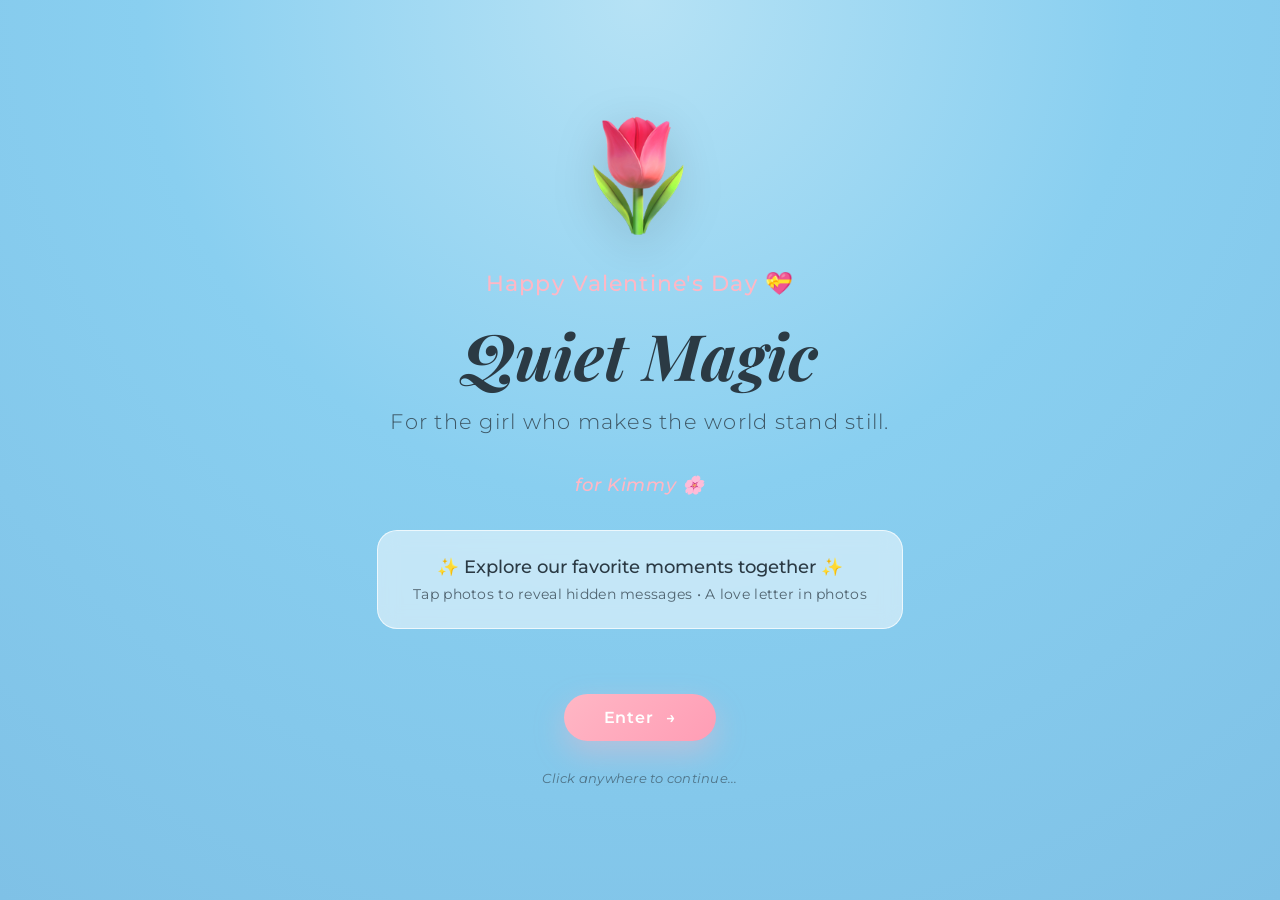
<file: index.html>
﻿<!DOCTYPE html>
<html lang="en">
<head>
  <meta charset="UTF-8" />
  <meta name="viewport" content="width=device-width, initial-scale=1.0" />
  <title>Quiet Magic</title>
  <link rel="preconnect" href="https://fonts.googleapis.com" />
  <link rel="preconnect" href="https://fonts.gstatic.com" crossorigin />
  <link href="https://fonts.googleapis.com/css2?family=Playfair+Display:ital,wght@0,400;1,500;1,600&family=Montserrat:wght@300;400;500;600&display=swap" rel="stylesheet" />
  <link rel="stylesheet" href="landing-styles.css" />
</head>
<body>
  <div class="landing-container">
    <div class="landing-content">
      <div class="landing-header">
        <img src="images/tulip_1f337.png" alt="Tulip" class="landing-tulip" />
      </div>
      
      <p class="landing-greeting">Happy Valentine's Day 💝</p>
      <h1 class="landing-title">Quiet Magic</h1>
      <p class="landing-subtitle">For the girl who makes the world stand still.</p>
      <p class="landing-recipient">for Kimmy 🌸</p>
      
      <div class="landing-preview">
        <p class="preview-text">✨ Explore our favorite moments together ✨</p>
        <p class="preview-details">Tap photos to reveal hidden messages • A love letter in photos</p>
      </div>
      
      <a href="main.html" class="enter-btn">
        <span>Enter</span>
        <span class="arrow">→</span>
      </a>
      
      <p class="landing-hint">Click anywhere to continue...</p>
    </div>
  </div>
</body>
</html>
</file>
<file: landing-styles.css>
:root {
  --baby-blue: #89cff0;
  --soft-pink: #ffb7c5;
  --white: #ffffff;
  --ink: #2b3a44;
}

* {
  box-sizing: border-box;
  margin: 0;
  padding: 0;
}

body {
  font-family: "Montserrat", sans-serif;
  background: radial-gradient(circle at top, #b6e2f5 0%, var(--baby-blue) 45%, #7fc1e6 100%);
  min-height: 100vh;
  overflow: hidden;
}

.landing-container {
  width: 100%;
  height: 100vh;
  display: flex;
  align-items: center;
  justify-content: center;
  padding: 20px;
}

.landing-content {
  text-align: center;
  animation: fadeInUp 0.8s ease;
}

.landing-header {
  margin-bottom: 30px;
}

.landing-greeting {
  font-size: clamp(1.1rem, 3vw, 1.4rem);
  color: var(--soft-pink);
  font-weight: 500;
  letter-spacing: 0.05em;
  margin-bottom: 15px;
  animation: fadeInUp 1s ease 0.15s forwards;
  opacity: 0;
}

.landing-tulip {
  width: 120px;
  height: 120px;
  filter: drop-shadow(0 12px 24px rgba(0, 0, 0, 0.15));
  animation: float 4s ease-in-out infinite;
}

@keyframes float {
  0%, 100% { transform: translateY(0); }
  50% { transform: translateY(-20px); }
}

.landing-title {
  font-family: "Playfair Display", serif;
  font-style: italic;
  font-size: clamp(2.5rem, 6vw, 4rem);
  color: var(--ink);
  margin-bottom: 12px;
  animation: fadeInUp 1s ease 0.2s forwards;
  opacity: 0;
}

.landing-subtitle {
  font-size: clamp(1rem, 3vw, 1.3rem);
  color: rgba(43, 58, 68, 0.8);
  font-weight: 300;
  letter-spacing: 0.06em;
  margin-bottom: 40px;
  animation: fadeInUp 1s ease 0.3s forwards;
  opacity: 0;
}

.landing-recipient {
  font-size: clamp(0.9rem, 2.5vw, 1.1rem);
  color: var(--soft-pink);
  font-weight: 500;
  font-style: italic;
  letter-spacing: 0.04em;
  margin-bottom: 35px;
  animation: fadeInUp 1s ease 0.35s forwards;
  opacity: 0;
}

.landing-preview {
  background: rgba(255, 255, 255, 0.5);
  backdrop-filter: blur(10px);
  border-radius: 20px;
  padding: 25px 35px;
  margin: 35px 0;
  border: 1px solid rgba(255, 255, 255, 0.7);
  animation: fadeInUp 1s ease 0.4s forwards;
  opacity: 0;
}

.preview-text {
  font-size: 1.1rem;
  color: var(--ink);
  font-weight: 500;
  margin-bottom: 8px;
}

.preview-details {
  font-size: 0.9rem;
  color: rgba(43, 58, 68, 0.75);
  letter-spacing: 0.02em;
}

.enter-btn {
  display: inline-flex;
  align-items: center;
  gap: 12px;
  background: linear-gradient(135deg, var(--soft-pink), #ff9db5);
  color: white;
  padding: 14px 40px;
  border-radius: 50px;
  text-decoration: none;
  font-weight: 600;
  letter-spacing: 0.05em;
  transition: all 0.3s ease;
  margin: 30px 0;
  cursor: pointer;
  animation: fadeInUp 1s ease 0.5s forwards;
  opacity: 0;
  box-shadow: 0 12px 30px rgba(255, 183, 197, 0.4);
}

.enter-btn:hover {
  transform: translateY(-3px);
  box-shadow: 0 18px 40px rgba(255, 183, 197, 0.6);
}

.enter-btn:active {
  transform: translateY(-1px);
}

.arrow {
  transition: transform 0.3s ease;
}

.enter-btn:hover .arrow {
  transform: translateX(4px);
}

.landing-hint {
  font-size: 0.8rem;
  color: rgba(43, 58, 68, 0.6);
  font-style: italic;
  letter-spacing: 0.02em;
  animation: fadeInUp 1s ease 0.6s forwards;
  opacity: 0;
}

@keyframes fadeInUp {
  from {
    opacity: 0;
    transform: translateY(20px);
  }
  to {
    opacity: 1;
    transform: translateY(0);
  }
}

@media (max-width: 480px) {
  .landing-content {
    padding: 0 20px;
  }

  .landing-tulip {
    width: 90px;
    height: 90px;
  }

  .landing-preview {
    padding: 18px 25px;
  }

  .preview-text {
    font-size: 0.95rem;
  }

  .preview-details {
    font-size: 0.8rem;
  }

  .enter-btn {
    padding: 12px 32px;
    font-size: 0.95rem;
  }
}
</file>
